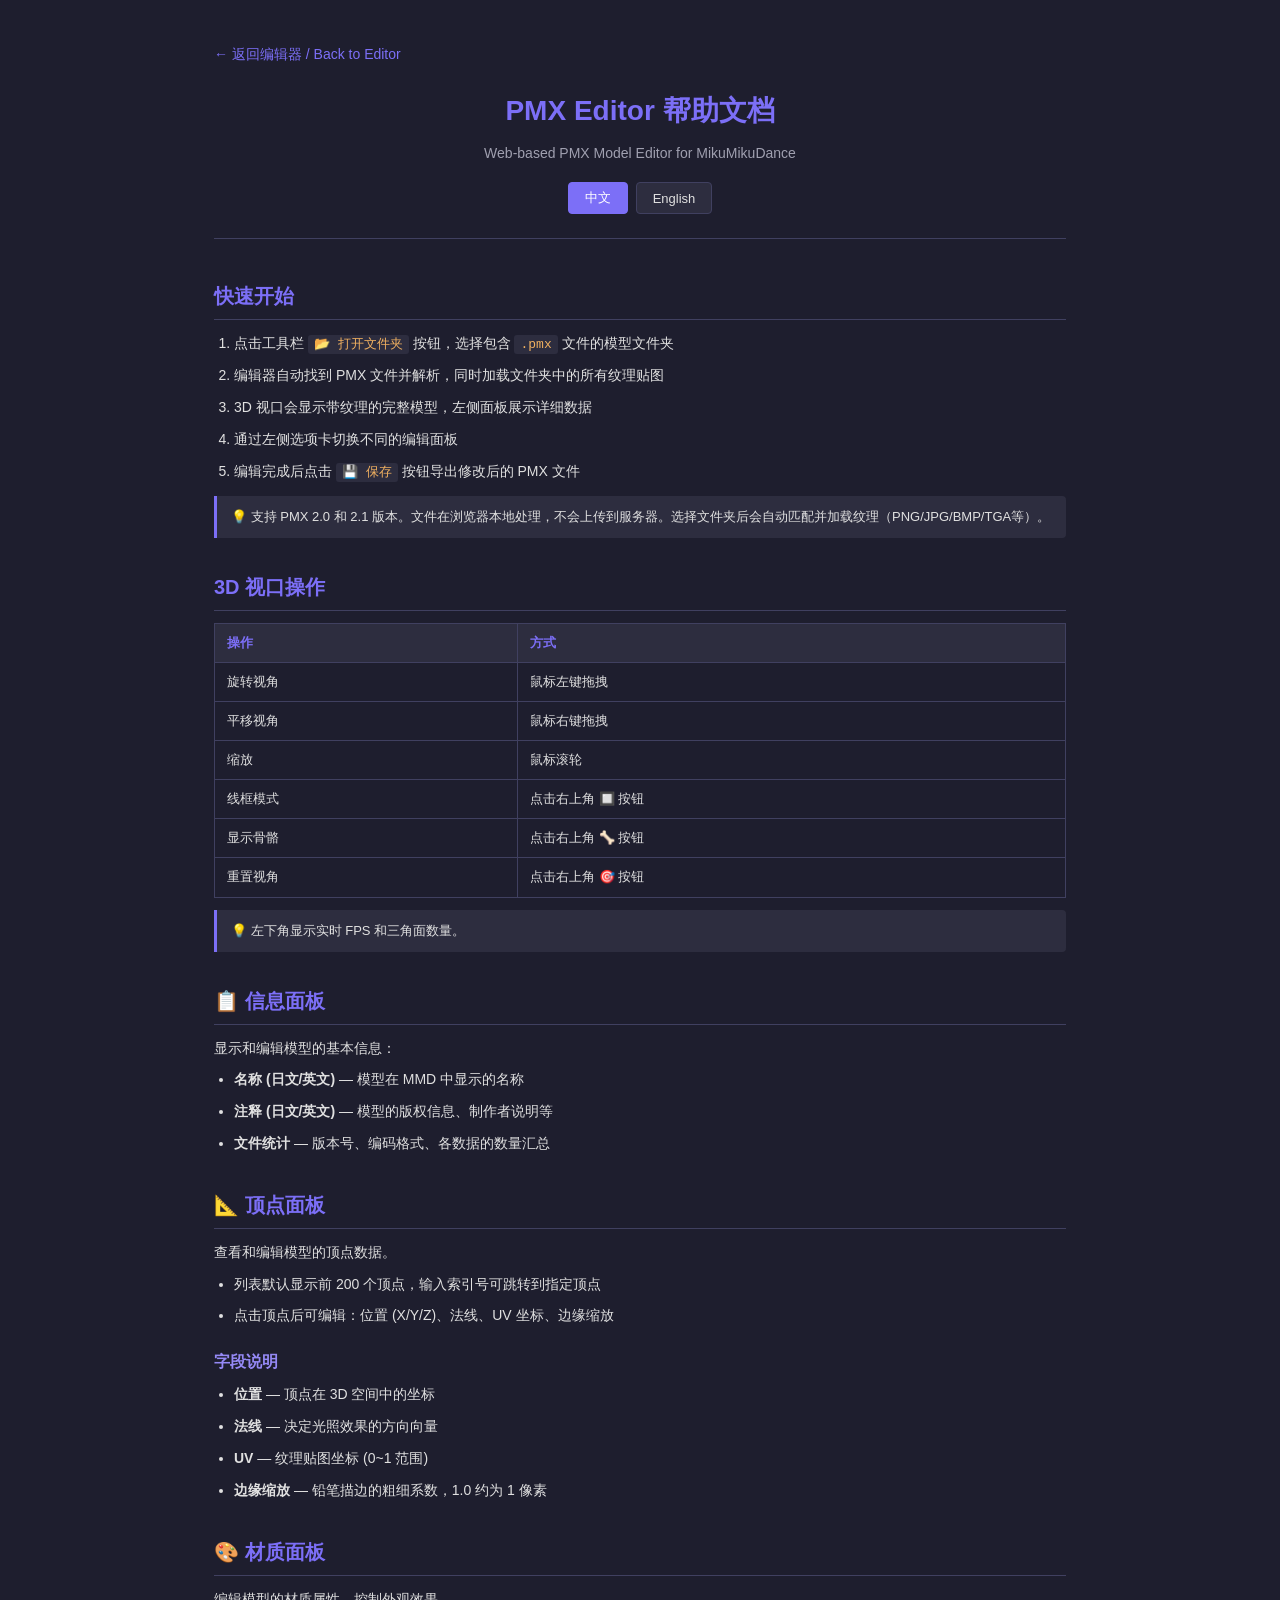
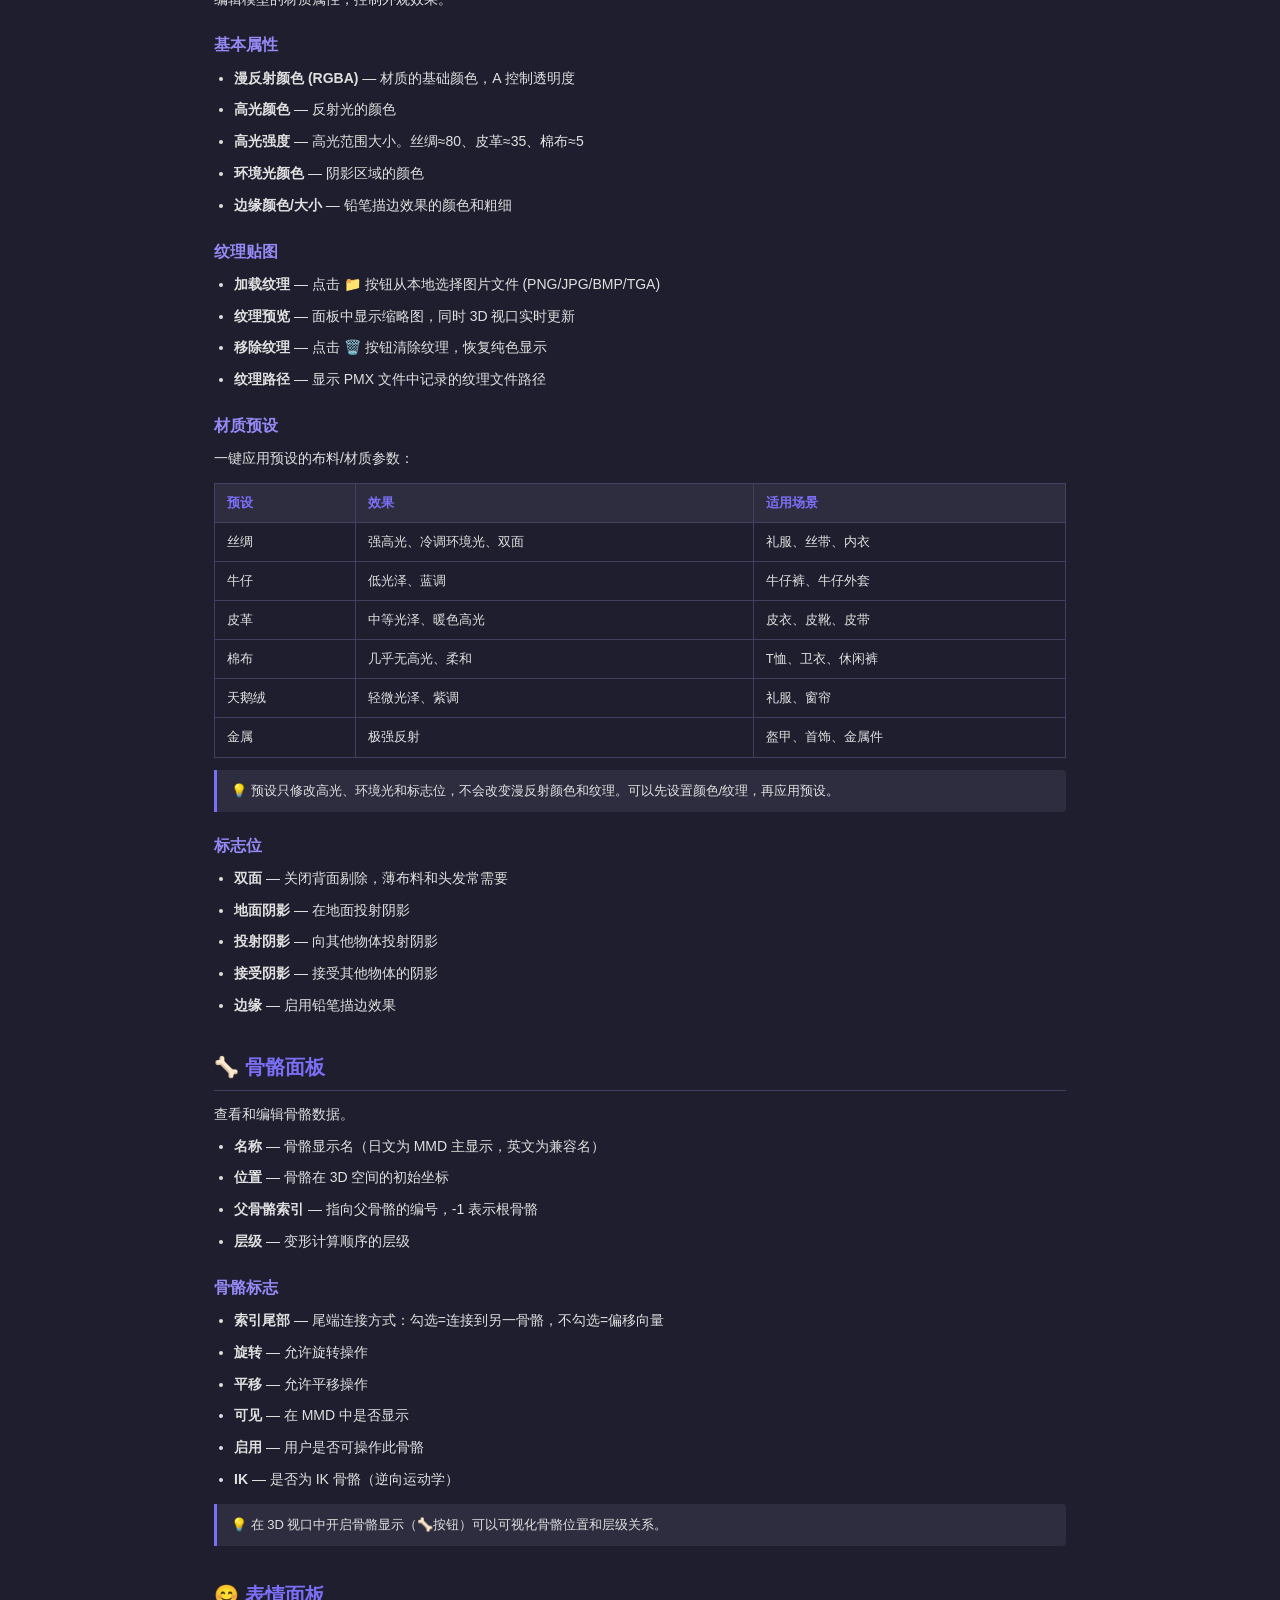
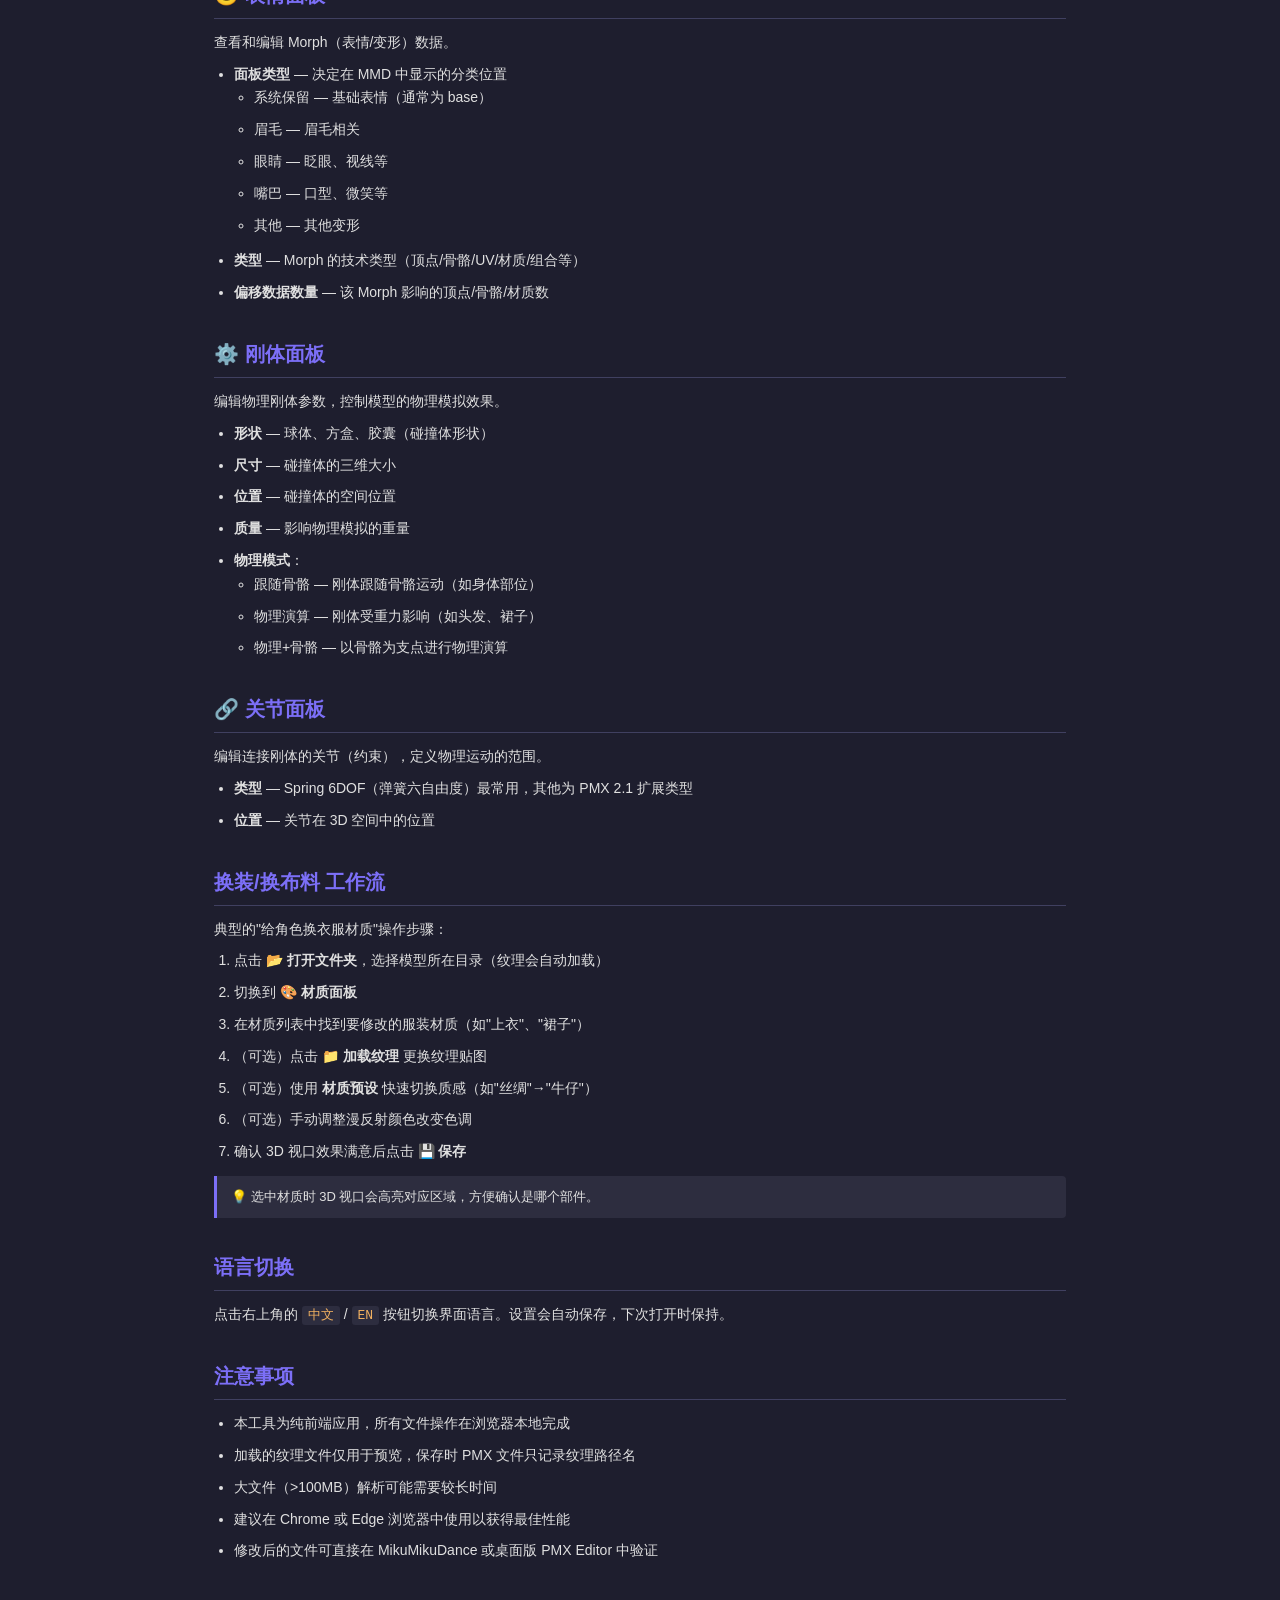
<file: help.html>
<!DOCTYPE html>
<html lang="zh-CN">
<head>
    <meta charset="UTF-8">
    <meta name="viewport" content="width=device-width, initial-scale=1.0">
    <title>PMX Editor - 帮助文档</title>
    <style>
        * { margin: 0; padding: 0; box-sizing: border-box; }
        :root {
            --bg: #1e1e2e;
            --bg2: #2d2d3f;
            --text: #e0e0e0;
            --text2: #a0a0b0;
            --accent: #7c6ff7;
            --border: #404060;
        }
        body {
            font-family: 'Segoe UI', -apple-system, sans-serif;
            background: var(--bg);
            color: var(--text);
            line-height: 1.7;
            padding: 0;
        }
        .help-container {
            max-width: 900px;
            margin: 0 auto;
            padding: 40px 24px;
        }
        .help-header {
            text-align: center;
            margin-bottom: 40px;
            padding-bottom: 24px;
            border-bottom: 1px solid var(--border);
        }
        .help-header h1 { font-size: 28px; color: var(--accent); margin-bottom: 8px; }
        .help-header p { color: var(--text2); font-size: 14px; }
        .lang-toggle {
            display: flex;
            justify-content: center;
            gap: 8px;
            margin-top: 16px;
        }
        .lang-toggle button {
            padding: 6px 16px;
            border: 1px solid var(--border);
            border-radius: 4px;
            background: var(--bg2);
            color: var(--text);
            cursor: pointer;
            font-size: 13px;
        }
        .lang-toggle button.active {
            background: var(--accent);
            border-color: var(--accent);
            color: white;
        }
        .back-link {
            display: inline-block;
            margin-bottom: 20px;
            color: var(--accent);
            text-decoration: none;
            font-size: 14px;
        }
        .back-link:hover { text-decoration: underline; }
        h2 {
            font-size: 20px;
            color: var(--accent);
            margin: 32px 0 12px;
            padding-bottom: 6px;
            border-bottom: 1px solid var(--border);
        }
        h3 { font-size: 16px; margin: 20px 0 8px; color: #9589f5; }
        p, li { font-size: 14px; margin-bottom: 8px; }
        ul, ol { padding-left: 20px; margin-bottom: 12px; }
        code {
            background: var(--bg2);
            padding: 2px 6px;
            border-radius: 3px;
            font-size: 13px;
            color: #f0b060;
        }
        .tip {
            background: var(--bg2);
            border-left: 3px solid var(--accent);
            padding: 10px 14px;
            margin: 12px 0;
            border-radius: 0 4px 4px 0;
            font-size: 13px;
        }
        .tip::before { content: "💡 "; }
        .shortcut-table {
            width: 100%;
            border-collapse: collapse;
            margin: 12px 0;
            font-size: 13px;
        }
        .shortcut-table th, .shortcut-table td {
            padding: 8px 12px;
            border: 1px solid var(--border);
            text-align: left;
        }
        .shortcut-table th {
            background: var(--bg2);
            color: var(--accent);
        }
        .section { margin-bottom: 32px; }
        .hidden { display: none; }
    </style>
</head>
<body>
    <div class="help-container">
        <a href="index.html" class="back-link">← 返回编辑器 / Back to Editor</a>

        <div class="help-header">
            <h1>PMX Editor 帮助文档</h1>
            <p>Web-based PMX Model Editor for MikuMikuDance</p>
            <div class="lang-toggle">
                <button id="help-lang-zh" class="active" onclick="switchLang('zh')">中文</button>
                <button id="help-lang-en" onclick="switchLang('en')">English</button>
            </div>
        </div>

        <!-- Chinese Version -->
        <div id="content-zh">
            <div class="section">
                <h2>快速开始</h2>
                <ol>
                    <li>点击工具栏 <code>📂 打开文件夹</code> 按钮，选择包含 <code>.pmx</code> 文件的模型文件夹</li>
                    <li>编辑器自动找到 PMX 文件并解析，同时加载文件夹中的所有纹理贴图</li>
                    <li>3D 视口会显示带纹理的完整模型，左侧面板展示详细数据</li>
                    <li>通过左侧选项卡切换不同的编辑面板</li>
                    <li>编辑完成后点击 <code>💾 保存</code> 按钮导出修改后的 PMX 文件</li>
                </ol>
                <div class="tip">支持 PMX 2.0 和 2.1 版本。文件在浏览器本地处理，不会上传到服务器。选择文件夹后会自动匹配并加载纹理（PNG/JPG/BMP/TGA等）。</div>
            </div>

            <div class="section">
                <h2>3D 视口操作</h2>
                <table class="shortcut-table">
                    <tr><th>操作</th><th>方式</th></tr>
                    <tr><td>旋转视角</td><td>鼠标左键拖拽</td></tr>
                    <tr><td>平移视角</td><td>鼠标右键拖拽</td></tr>
                    <tr><td>缩放</td><td>鼠标滚轮</td></tr>
                    <tr><td>线框模式</td><td>点击右上角 🔲 按钮</td></tr>
                    <tr><td>显示骨骼</td><td>点击右上角 🦴 按钮</td></tr>
                    <tr><td>重置视角</td><td>点击右上角 🎯 按钮</td></tr>
                </table>
                <div class="tip">左下角显示实时 FPS 和三角面数量。</div>
            </div>

            <div class="section">
                <h2>📋 信息面板</h2>
                <p>显示和编辑模型的基本信息：</p>
                <ul>
                    <li><b>名称 (日文/英文)</b> — 模型在 MMD 中显示的名称</li>
                    <li><b>注释 (日文/英文)</b> — 模型的版权信息、制作者说明等</li>
                    <li><b>文件统计</b> — 版本号、编码格式、各数据的数量汇总</li>
                </ul>
            </div>

            <div class="section">
                <h2>📐 顶点面板</h2>
                <p>查看和编辑模型的顶点数据。</p>
                <ul>
                    <li>列表默认显示前 200 个顶点，输入索引号可跳转到指定顶点</li>
                    <li>点击顶点后可编辑：位置 (X/Y/Z)、法线、UV 坐标、边缘缩放</li>
                </ul>
                <h3>字段说明</h3>
                <ul>
                    <li><b>位置</b> — 顶点在 3D 空间中的坐标</li>
                    <li><b>法线</b> — 决定光照效果的方向向量</li>
                    <li><b>UV</b> — 纹理贴图坐标 (0~1 范围)</li>
                    <li><b>边缘缩放</b> — 铅笔描边的粗细系数，1.0 约为 1 像素</li>
                </ul>
            </div>

            <div class="section">
                <h2>🎨 材质面板</h2>
                <p>编辑模型的材质属性，控制外观效果。</p>

                <h3>基本属性</h3>
                <ul>
                    <li><b>漫反射颜色 (RGBA)</b> — 材质的基础颜色，A 控制透明度</li>
                    <li><b>高光颜色</b> — 反射光的颜色</li>
                    <li><b>高光强度</b> — 高光范围大小。丝绸≈80、皮革≈35、棉布≈5</li>
                    <li><b>环境光颜色</b> — 阴影区域的颜色</li>
                    <li><b>边缘颜色/大小</b> — 铅笔描边效果的颜色和粗细</li>
                </ul>

                <h3>纹理贴图</h3>
                <ul>
                    <li><b>加载纹理</b> — 点击 📁 按钮从本地选择图片文件 (PNG/JPG/BMP/TGA)</li>
                    <li><b>纹理预览</b> — 面板中显示缩略图，同时 3D 视口实时更新</li>
                    <li><b>移除纹理</b> — 点击 🗑️ 按钮清除纹理，恢复纯色显示</li>
                    <li><b>纹理路径</b> — 显示 PMX 文件中记录的纹理文件路径</li>
                </ul>

                <h3>材质预设</h3>
                <p>一键应用预设的布料/材质参数：</p>
                <table class="shortcut-table">
                    <tr><th>预设</th><th>效果</th><th>适用场景</th></tr>
                    <tr><td>丝绸</td><td>强高光、冷调环境光、双面</td><td>礼服、丝带、内衣</td></tr>
                    <tr><td>牛仔</td><td>低光泽、蓝调</td><td>牛仔裤、牛仔外套</td></tr>
                    <tr><td>皮革</td><td>中等光泽、暖色高光</td><td>皮衣、皮靴、皮带</td></tr>
                    <tr><td>棉布</td><td>几乎无高光、柔和</td><td>T恤、卫衣、休闲裤</td></tr>
                    <tr><td>天鹅绒</td><td>轻微光泽、紫调</td><td>礼服、窗帘</td></tr>
                    <tr><td>金属</td><td>极强反射</td><td>盔甲、首饰、金属件</td></tr>
                </table>
                <div class="tip">预设只修改高光、环境光和标志位，不会改变漫反射颜色和纹理。可以先设置颜色/纹理，再应用预设。</div>

                <h3>标志位</h3>
                <ul>
                    <li><b>双面</b> — 关闭背面剔除，薄布料和头发常需要</li>
                    <li><b>地面阴影</b> — 在地面投射阴影</li>
                    <li><b>投射阴影</b> — 向其他物体投射阴影</li>
                    <li><b>接受阴影</b> — 接受其他物体的阴影</li>
                    <li><b>边缘</b> — 启用铅笔描边效果</li>
                </ul>
            </div>

            <div class="section">
                <h2>🦴 骨骼面板</h2>
                <p>查看和编辑骨骼数据。</p>
                <ul>
                    <li><b>名称</b> — 骨骼显示名（日文为 MMD 主显示，英文为兼容名）</li>
                    <li><b>位置</b> — 骨骼在 3D 空间的初始坐标</li>
                    <li><b>父骨骼索引</b> — 指向父骨骼的编号，-1 表示根骨骼</li>
                    <li><b>层级</b> — 变形计算顺序的层级</li>
                </ul>
                <h3>骨骼标志</h3>
                <ul>
                    <li><b>索引尾部</b> — 尾端连接方式：勾选=连接到另一骨骼，不勾选=偏移向量</li>
                    <li><b>旋转</b> — 允许旋转操作</li>
                    <li><b>平移</b> — 允许平移操作</li>
                    <li><b>可见</b> — 在 MMD 中是否显示</li>
                    <li><b>启用</b> — 用户是否可操作此骨骼</li>
                    <li><b>IK</b> — 是否为 IK 骨骼（逆向运动学）</li>
                </ul>
                <div class="tip">在 3D 视口中开启骨骼显示（🦴按钮）可以可视化骨骼位置和层级关系。</div>
            </div>

            <div class="section">
                <h2>😊 表情面板</h2>
                <p>查看和编辑 Morph（表情/变形）数据。</p>
                <ul>
                    <li><b>面板类型</b> — 决定在 MMD 中显示的分类位置
                        <ul>
                            <li>系统保留 — 基础表情（通常为 base）</li>
                            <li>眉毛 — 眉毛相关</li>
                            <li>眼睛 — 眨眼、视线等</li>
                            <li>嘴巴 — 口型、微笑等</li>
                            <li>其他 — 其他变形</li>
                        </ul>
                    </li>
                    <li><b>类型</b> — Morph 的技术类型（顶点/骨骼/UV/材质/组合等）</li>
                    <li><b>偏移数据数量</b> — 该 Morph 影响的顶点/骨骼/材质数</li>
                </ul>
            </div>

            <div class="section">
                <h2>⚙️ 刚体面板</h2>
                <p>编辑物理刚体参数，控制模型的物理模拟效果。</p>
                <ul>
                    <li><b>形状</b> — 球体、方盒、胶囊（碰撞体形状）</li>
                    <li><b>尺寸</b> — 碰撞体的三维大小</li>
                    <li><b>位置</b> — 碰撞体的空间位置</li>
                    <li><b>质量</b> — 影响物理模拟的重量</li>
                    <li><b>物理模式</b>：
                        <ul>
                            <li>跟随骨骼 — 刚体跟随骨骼运动（如身体部位）</li>
                            <li>物理演算 — 刚体受重力影响（如头发、裙子）</li>
                            <li>物理+骨骼 — 以骨骼为支点进行物理演算</li>
                        </ul>
                    </li>
                </ul>
            </div>

            <div class="section">
                <h2>🔗 关节面板</h2>
                <p>编辑连接刚体的关节（约束），定义物理运动的范围。</p>
                <ul>
                    <li><b>类型</b> — Spring 6DOF（弹簧六自由度）最常用，其他为 PMX 2.1 扩展类型</li>
                    <li><b>位置</b> — 关节在 3D 空间中的位置</li>
                </ul>
            </div>

            <div class="section">
                <h2>换装/换布料 工作流</h2>
                <p>典型的"给角色换衣服材质"操作步骤：</p>
                <ol>
                    <li>点击 <b>📂 打开文件夹</b>，选择模型所在目录（纹理会自动加载）</li>
                    <li>切换到 <b>🎨 材质面板</b></li>
                    <li>在材质列表中找到要修改的服装材质（如"上衣"、"裙子"）</li>
                    <li>（可选）点击 <b>📁 加载纹理</b> 更换纹理贴图</li>
                    <li>（可选）使用 <b>材质预设</b> 快速切换质感（如"丝绸"→"牛仔"）</li>
                    <li>（可选）手动调整漫反射颜色改变色调</li>
                    <li>确认 3D 视口效果满意后点击 <b>💾 保存</b></li>
                </ol>
                <div class="tip">选中材质时 3D 视口会高亮对应区域，方便确认是哪个部件。</div>
            </div>

            <div class="section">
                <h2>语言切换</h2>
                <p>点击右上角的 <code>中文</code> / <code>EN</code> 按钮切换界面语言。设置会自动保存，下次打开时保持。</p>
            </div>

            <div class="section">
                <h2>注意事项</h2>
                <ul>
                    <li>本工具为纯前端应用，所有文件操作在浏览器本地完成</li>
                    <li>加载的纹理文件仅用于预览，保存时 PMX 文件只记录纹理路径名</li>
                    <li>大文件（>100MB）解析可能需要较长时间</li>
                    <li>建议在 Chrome 或 Edge 浏览器中使用以获得最佳性能</li>
                    <li>修改后的文件可直接在 MikuMikuDance 或桌面版 PMX Editor 中验证</li>
                </ul>
            </div>
        </div>

        <!-- English Version -->
        <div id="content-en" class="hidden">
            <div class="section">
                <h2>Getting Started</h2>
                <ol>
                    <li>Click the <code>📂 Open Folder</code> button in the toolbar and select the model folder containing a <code>.pmx</code> file</li>
                    <li>The editor automatically finds the PMX file, parses it, and loads all textures from the folder</li>
                    <li>The 3D viewport displays the fully textured model; the left panel shows detailed data</li>
                    <li>Switch between editing panels using the tabs on the left</li>
                    <li>Click <code>💾 Save</code> to export the modified PMX file when done</li>
                </ol>
                <div class="tip">Supports PMX 2.0 and 2.1. Files are processed locally in your browser — nothing is uploaded. Selecting a folder auto-matches and loads textures (PNG/JPG/BMP/TGA, etc.).</div>
            </div>

            <div class="section">
                <h2>3D Viewport Controls</h2>
                <table class="shortcut-table">
                    <tr><th>Action</th><th>Method</th></tr>
                    <tr><td>Rotate</td><td>Left-click drag</td></tr>
                    <tr><td>Pan</td><td>Right-click drag</td></tr>
                    <tr><td>Zoom</td><td>Mouse wheel</td></tr>
                    <tr><td>Wireframe mode</td><td>Click 🔲 button (top-right)</td></tr>
                    <tr><td>Show bones</td><td>Click 🦴 button (top-right)</td></tr>
                    <tr><td>Reset camera</td><td>Click 🎯 button (top-right)</td></tr>
                </table>
                <div class="tip">The bottom-left corner shows real-time FPS and triangle count.</div>
            </div>

            <div class="section">
                <h2>📋 Info Panel</h2>
                <p>View and edit basic model information:</p>
                <ul>
                    <li><b>Name (Japanese/English)</b> — Display name shown in MMD</li>
                    <li><b>Comment (Japanese/English)</b> — Copyright, author info, usage terms</li>
                    <li><b>File Statistics</b> — Version, encoding, and data count summary</li>
                </ul>
            </div>

            <div class="section">
                <h2>📐 Vertices Panel</h2>
                <p>View and edit vertex data.</p>
                <ul>
                    <li>The list shows the first 200 vertices by default. Enter an index to jump to a specific vertex</li>
                    <li>Click a vertex to edit: Position (X/Y/Z), Normal, UV coordinates, Edge scale</li>
                </ul>
                <h3>Field Reference</h3>
                <ul>
                    <li><b>Position</b> — 3D coordinates in model space</li>
                    <li><b>Normal</b> — Direction vector for lighting calculations</li>
                    <li><b>UV</b> — Texture mapping coordinates (0~1 range)</li>
                    <li><b>Edge Scale</b> — Pencil outline thickness multiplier (1.0 ≈ 1 pixel)</li>
                </ul>
            </div>

            <div class="section">
                <h2>🎨 Materials Panel</h2>
                <p>Edit material properties that control the model's appearance.</p>

                <h3>Basic Properties</h3>
                <ul>
                    <li><b>Diffuse Color (RGBA)</b> — Base color; A controls transparency</li>
                    <li><b>Specular Color</b> — Color of reflected highlights</li>
                    <li><b>Specular Strength</b> — Size of highlight. Silk≈80, Leather≈35, Cotton≈5</li>
                    <li><b>Ambient Color</b> — Color in shadowed areas</li>
                    <li><b>Edge Color/Size</b> — Pencil outline color and thickness</li>
                </ul>

                <h3>Texture Management</h3>
                <ul>
                    <li><b>Load Texture</b> — Click 📁 to select a local image file (PNG/JPG/BMP/TGA)</li>
                    <li><b>Texture Preview</b> — Shows thumbnail in panel; 3D viewport updates in real-time</li>
                    <li><b>Remove Texture</b> — Click 🗑️ to clear texture and revert to solid color</li>
                    <li><b>Texture Path</b> — Shows the texture filename stored in the PMX file</li>
                </ul>

                <h3>Material Presets</h3>
                <p>One-click fabric/material parameter presets:</p>
                <table class="shortcut-table">
                    <tr><th>Preset</th><th>Effect</th><th>Use Cases</th></tr>
                    <tr><td>Silk</td><td>High specular, cool ambient, double-sided</td><td>Gowns, ribbons, lingerie</td></tr>
                    <tr><td>Denim</td><td>Low gloss, blue tone</td><td>Jeans, denim jackets</td></tr>
                    <tr><td>Leather</td><td>Medium gloss, warm specular</td><td>Jackets, boots, belts</td></tr>
                    <tr><td>Cotton</td><td>Near-zero specular, soft</td><td>T-shirts, hoodies, pants</td></tr>
                    <tr><td>Velvet</td><td>Slight sheen, purple tone</td><td>Gowns, curtains</td></tr>
                    <tr><td>Metal</td><td>Maximum reflection</td><td>Armor, jewelry, hardware</td></tr>
                </table>
                <div class="tip">Presets only change specular, ambient, and flags. They don't modify the diffuse color or texture. Apply color/texture first, then a preset.</div>

                <h3>Flags</h3>
                <ul>
                    <li><b>Double-sided</b> — Disables back-face culling (needed for thin fabrics and hair)</li>
                    <li><b>Ground Shadow</b> — Casts shadow on the ground plane</li>
                    <li><b>Cast Shadow</b> — Casts shadow onto other objects</li>
                    <li><b>Receive Shadow</b> — Receives shadows from other objects</li>
                    <li><b>Edge</b> — Enables pencil-outline effect</li>
                </ul>
            </div>

            <div class="section">
                <h2>🦴 Bones Panel</h2>
                <p>View and edit bone/skeleton data.</p>
                <ul>
                    <li><b>Name</b> — Display name (Japanese is primary in MMD, English for compatibility)</li>
                    <li><b>Position</b> — Initial position in 3D space</li>
                    <li><b>Parent Index</b> — Index of parent bone (-1 = root bone)</li>
                    <li><b>Layer</b> — Deformation calculation order</li>
                </ul>
                <h3>Bone Flags</h3>
                <ul>
                    <li><b>Indexed Tail</b> — Tail connects to another bone (checked) or uses offset vector (unchecked)</li>
                    <li><b>Rotatable</b> — Allows rotation</li>
                    <li><b>Translatable</b> — Allows translation/movement</li>
                    <li><b>Visible</b> — Displayed in MMD</li>
                    <li><b>Enabled</b> — User-controllable</li>
                    <li><b>IK</b> — Inverse Kinematics bone</li>
                </ul>
                <div class="tip">Enable bone visualization in the viewport (🦴 button) to see bone positions and hierarchy.</div>
            </div>

            <div class="section">
                <h2>😊 Morphs Panel</h2>
                <p>View and edit morph (facial expression/deformation) data.</p>
                <ul>
                    <li><b>Panel Type</b> — Category display in MMD:
                        <ul>
                            <li>System — Base morph</li>
                            <li>Eyebrow — Eyebrow expressions</li>
                            <li>Eye — Blink, gaze, etc.</li>
                            <li>Mouth — Lip sync, smile, etc.</li>
                            <li>Other — Other deformations</li>
                        </ul>
                    </li>
                    <li><b>Type</b> — Technical morph type (Vertex/Bone/UV/Material/Group)</li>
                    <li><b>Offset Count</b> — Number of affected vertices/bones/materials</li>
                </ul>
            </div>

            <div class="section">
                <h2>⚙️ Rigidbodies Panel</h2>
                <p>Edit physics rigid body parameters for simulation.</p>
                <ul>
                    <li><b>Shape</b> — Sphere, Box, or Capsule (collision shape)</li>
                    <li><b>Size</b> — Collision body dimensions</li>
                    <li><b>Position</b> — Collision body location</li>
                    <li><b>Mass</b> — Weight for physics simulation</li>
                    <li><b>Physics Mode</b>:
                        <ul>
                            <li>Follow Bone — Rigid body follows bone (body parts)</li>
                            <li>Physics — Gravity-affected (hair, skirts)</li>
                            <li>Physics + Bone — Physics with bone as pivot</li>
                        </ul>
                    </li>
                </ul>
            </div>

            <div class="section">
                <h2>🔗 Joints Panel</h2>
                <p>Edit joints (constraints) that connect rigid bodies and define motion ranges.</p>
                <ul>
                    <li><b>Type</b> — Spring 6DOF is most common; others are PMX 2.1 extensions</li>
                    <li><b>Position</b> — Joint location in 3D space</li>
                </ul>
            </div>

            <div class="section">
                <h2>Outfit/Fabric Change Workflow</h2>
                <p>Typical steps to change a character's clothing material:</p>
                <ol>
                    <li>Click <b>📂 Open Folder</b> and select the model directory (textures load automatically)</li>
                    <li>Switch to the <b>🎨 Materials panel</b></li>
                    <li>Find the clothing material in the list (e.g., "jacket", "skirt")</li>
                    <li>(Optional) Click <b>📁 Load Texture</b> to replace the texture</li>
                    <li>(Optional) Use a <b>Material Preset</b> to quickly switch fabric type (e.g., "Silk" → "Denim")</li>
                    <li>(Optional) Manually adjust the diffuse color to change the hue</li>
                    <li>Confirm the 3D preview looks correct, then click <b>💾 Save</b></li>
                </ol>
                <div class="tip">When a material is selected, the 3D viewport highlights the corresponding area to help identify which part it is.</div>
            </div>

            <div class="section">
                <h2>Language Switching</h2>
                <p>Click the <code>中文</code> / <code>EN</code> buttons in the top-right corner to switch the interface language. Your preference is saved automatically.</p>
            </div>

            <div class="section">
                <h2>Notes</h2>
                <ul>
                    <li>This is a purely client-side application — all file operations happen locally in your browser</li>
                    <li>Loaded textures are for preview only; the PMX file only stores the texture filename</li>
                    <li>Large files (>100MB) may take longer to parse</li>
                    <li>Chrome or Edge browsers recommended for best performance</li>
                    <li>Saved files can be verified in MikuMikuDance or desktop PMX Editor</li>
                </ul>
            </div>
        </div>
    </div>

    <script>
        function switchLang(lang) {
            document.getElementById('content-zh').classList.toggle('hidden', lang !== 'zh');
            document.getElementById('content-en').classList.toggle('hidden', lang !== 'en');
            document.getElementById('help-lang-zh').classList.toggle('active', lang === 'zh');
            document.getElementById('help-lang-en').classList.toggle('active', lang === 'en');
        }
        // Auto-detect from localStorage
        const savedLang = localStorage.getItem('pmx-editor-lang');
        if (savedLang === 'en') switchLang('en');
    </script>
</body>
</html>
</file>
